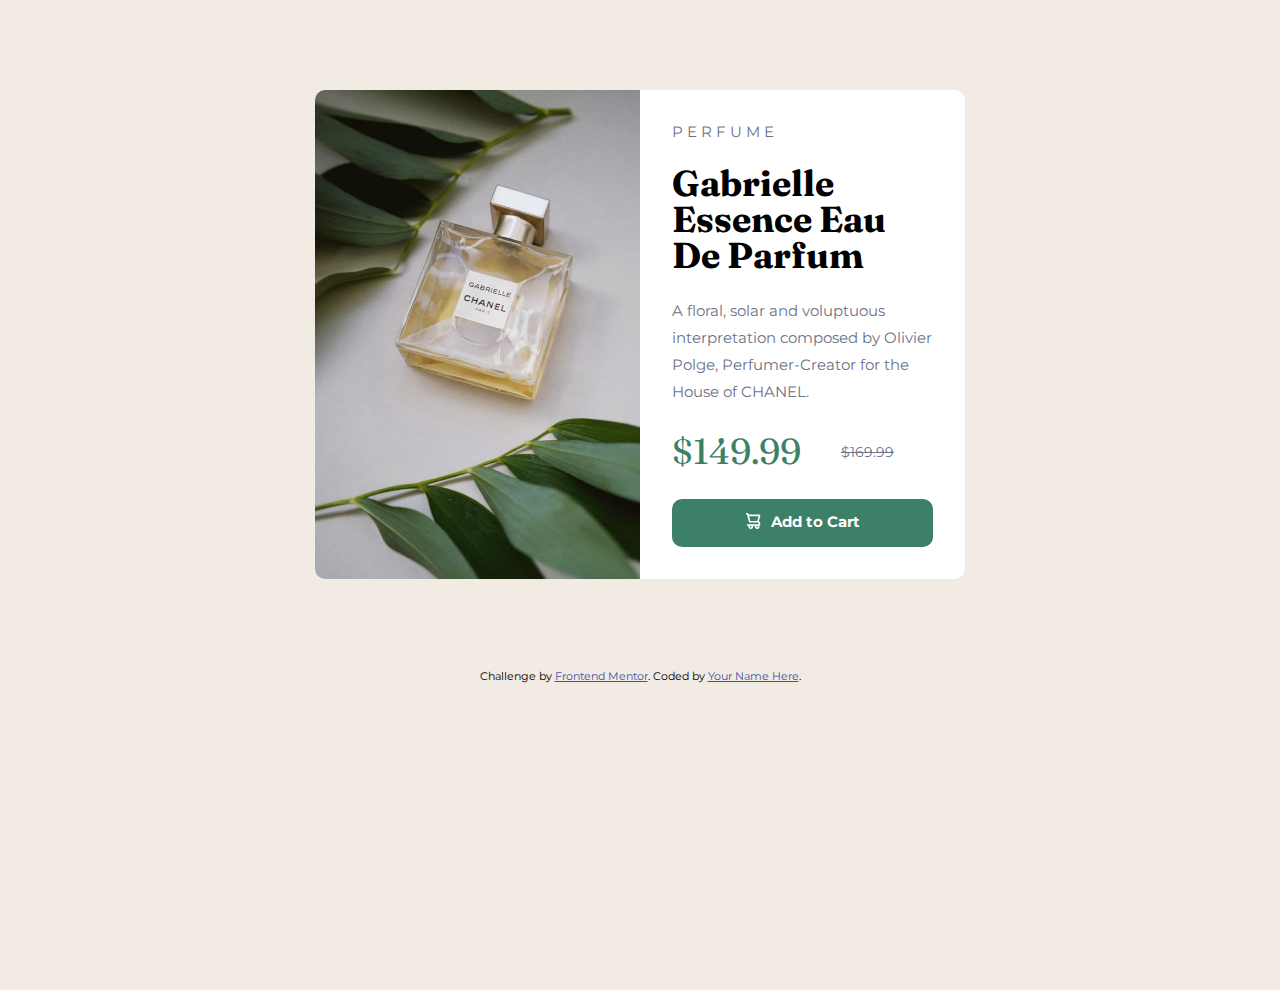
<file: Frontend Mentor/product-preview-card-component-main/index.html>
<!DOCTYPE html>
<html lang="en">

<head>
  <meta charset="UTF-8">
  <meta name="viewport" content="width=device-width, initial-scale=1.0">
  <!-- displays site properly based on user's device -->

  <link rel="icon" type="image/png" sizes="32x32" href="./images/favicon-32x32.png">

  <title>Frontend Mentor | Product preview card component</title>

  <!-- Feel free to remove these styles or customise in your own stylesheet 👍 -->
  <style>
    .attribution {
      font-size: 11px;
      text-align: center;
    }

    .attribution a {
      color: hsl(228, 45%, 44%);
    }
  </style>
  <link rel="stylesheet" href="styles.css">
</head>

<body>
  <main>
    <div class="card">
      <img alt="perfume"></img>
      <div class="preview-info">
        <div class="category">PERFUME</div>
        <h1>Gabrielle Essence Eau De Parfum</h1>
        <p>A floral, solar and voluptuous interpretation composed by Olivier Polge,
          Perfumer-Creator for the House of CHANEL.</p>
        <div class="price">
          <div class="final-price">$149.99</div>
          <div class="before-price">$169.99</div>
        </div>
        <button class="cart-btn">Add to Cart</button>
      </div>
    </div>
  </main>

  <footer>
    <div class="attribution">
      Challenge by <a href="https://www.frontendmentor.io?ref=challenge" target="_blank">Frontend Mentor</a>.
      Coded by <a href="#">Your Name Here</a>.
    </div>
  </footer>
</body>

</html>
</file>
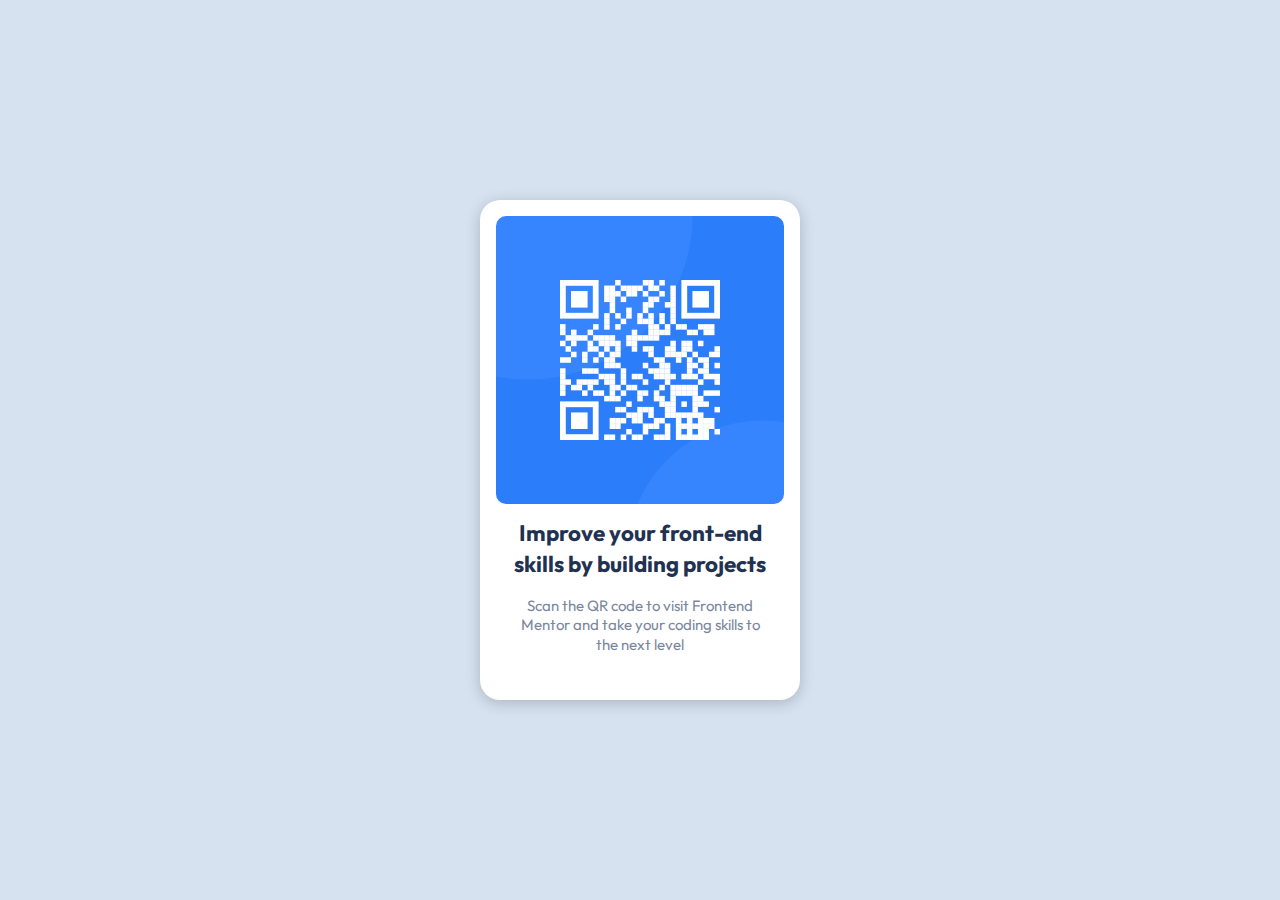
<file: Frontend Mentor/QR code component/index.html>
<!DOCTYPE html>
<html lang="en">

<head>
  <meta charset="UTF-8">
  <meta name="viewport" content="width=device-width, initial-scale=1.0">
  <!-- displays site properly based on user's device -->

  <link rel="icon" type="image/png" sizes="32x32" href="./images/favicon-32x32.png">
  <link rel="stylesheet" href="style.css">
  <title>Frontend Mentor | QR code component</title>
</head>

<body>
  <div class="card">
    <img src="images/image-qr-code.png" alt="qr-code">
    <h3 class="title">Improve your front-end skills by building projects</h3>
    <p>Scan the QR code to visit Frontend Mentor and take your coding skills to the next level</p>
  </div>


  <!-- <div class="attribution">
    Challenge by <a href="https://www.frontendmentor.io?ref=challenge" target="_blank">Frontend Mentor</a>.
    Coded by <a href="#">Sol</a>.
  </div> -->
</body>

</html>
</file>
<file: Frontend Mentor/product-preview-card-component-main/styles.css>
@import url('https://fonts.googleapis.com/css2?family=Barlow:wght@300&family=Hanken+Grotesk:wght@500;700;800&family=Lato&family=Montserrat:wght@500;700&family=Outfit:wght@300;700&display=swap');
@import url('https://fonts.googleapis.com/css2?family=Barlow:wght@300&family=Fraunces:opsz,wght@9..144,700&family=Hanken+Grotesk:wght@500;700;800&family=Lato&family=Montserrat:wght@500;700&family=Outfit:wght@300;700&display=swap');


* {
    margin: 0;
    padding: 0;
    box-sizing: border-box;
    font-family: 'Montserrat';
}

body {
    min-height: 100vh;
    background-color: hsl(30, 38%, 92%);
    justify-content: center;
    align-items: center;
}

.card {
    margin: 10vh auto;
    display: flex;
    background-color: hsl(0, 0%, 100%);
    max-width: 650px;
    border-radius: 10px;
}

.card img {
    width: 50%;
    content: url(images/image-product-desktop.jpg);
    border-top-left-radius: 10px;
    border-bottom-left-radius: 10px;
}

.preview-info {
    width: 50%;
    padding: 2rem;
}

.category {
    font-family: 'Montserrat';
    color: hsl(228, 12%, 48%);
    margin-bottom: 1.5rem;
    font-size: 15px;
    letter-spacing: 4px;
}

.preview-info h1 {
    font-family: 'Fraunces';
    width: 90%;
    margin-bottom: 1.5rem;
    font-size: 36px;
    line-height: 1;
}

.preview-info p {
    font-family: 'Montserrat';
    color: hsl(228, 12%, 48%);
    margin-bottom: 1.5rem;
    width: 100%;
    font-size: 15px;
    line-height: 1.8;
}

.price {
    display: flex;
    justify-content: space-between;
    width: 85%;
}

.final-price {
    font-family: 'Fraunces';
    margin-bottom: 1.6rem;
    font-size: 36px;
    color: hsl(158, 36%, 37%);
}

.before-price {
    font-family: 'Montserrat';
    color: hsl(228, 12%, 48%);
    font-size: 14px;
    text-decoration: line-through;
    padding-top: 14px;
}

.cart-btn {
    width: 100%;
    height: 3rem;
    border-radius: 10px;
    border: none;
    font-weight: 700;
    font-size: 15px;
    color: hsl(0, 0%, 100%);
    background-color: hsl(158, 36%, 37%);
    font-family: 'Montserrat';
    cursor: pointer;
}

.cart-btn::before {
    content: url(images/icon-cart.svg);
    margin-right: 10px;
    vertical-align: middle;
}

.cart-btn:hover {
    background-color: hsla(158, 36%, 37%, 0.8);
}

.cart-btn:focus {
    background-color: hsla(51, 36%, 37%, 0.6);
}

@media only screen and (max-width: 550px) {
    .card {
        margin: 1rem 1rem;
        display: flex;
        flex-direction: column;
        min-width: 300px;
    }

    .card img {
        width: 100%;
        height: 40%;
        content: url(images/image-product-mobile.jpg);
        border-top-right-radius: 10px;
        border-bottom-left-radius: 0;
    }

    .preview-info {
        width: 100%;
    }

    .price {
        width: 80%;
    }

    footer {
        margin-bottom: 2rem;
    }
}
</file>
<file: Frontend Mentor/QR code component/style.css>
@import url('https://fonts.googleapis.com/css2?family=Barlow:wght@300&family=Lato&family=Montserrat:wght@500&family=Outfit:wght@300;700&display=swap');

* {
    margin: 0;
    box-sizing: border-box;
}

body {
    background-color: hsl(212, 45%, 89%);
    display: flex;
    justify-content: center;
    align-items: center;
    min-width: 100vw;
    min-height: 100vh;
    font-family: "Outfit", sans-serif;
}

.card {
    height: 500px;
    background-color: hsl(0, 0%, 100%);
    width: 320px;
    padding: 16px;
    border-radius: 20px;
    box-shadow: 0px 3px 15px rgba(0, 0, 0, 0.2);
    margin: 60px 20px;
}

.card img {
    max-width: 100%;
    border-radius: 10px;
}

.title {
    text-align: center;
    font-size: 1.4rem;
    line-height: 1.4em;
    color: hsl(218, 44%, 22%);
    margin-top: 10px;
}

p {
    text-align: center;
    font-size: 15px;
    color: hsl(220, 15%, 55%);
    margin: 15px;
    line-height: 1.3em;
}

/* - White: hsl(0, 0%, 100%)
- Light gray: hsl(212, 45%, 89%)
- Grayish blue: hsl(220, 15%, 55%)
- Dark blue: hsl(218, 44%, 22%) */
</file>
